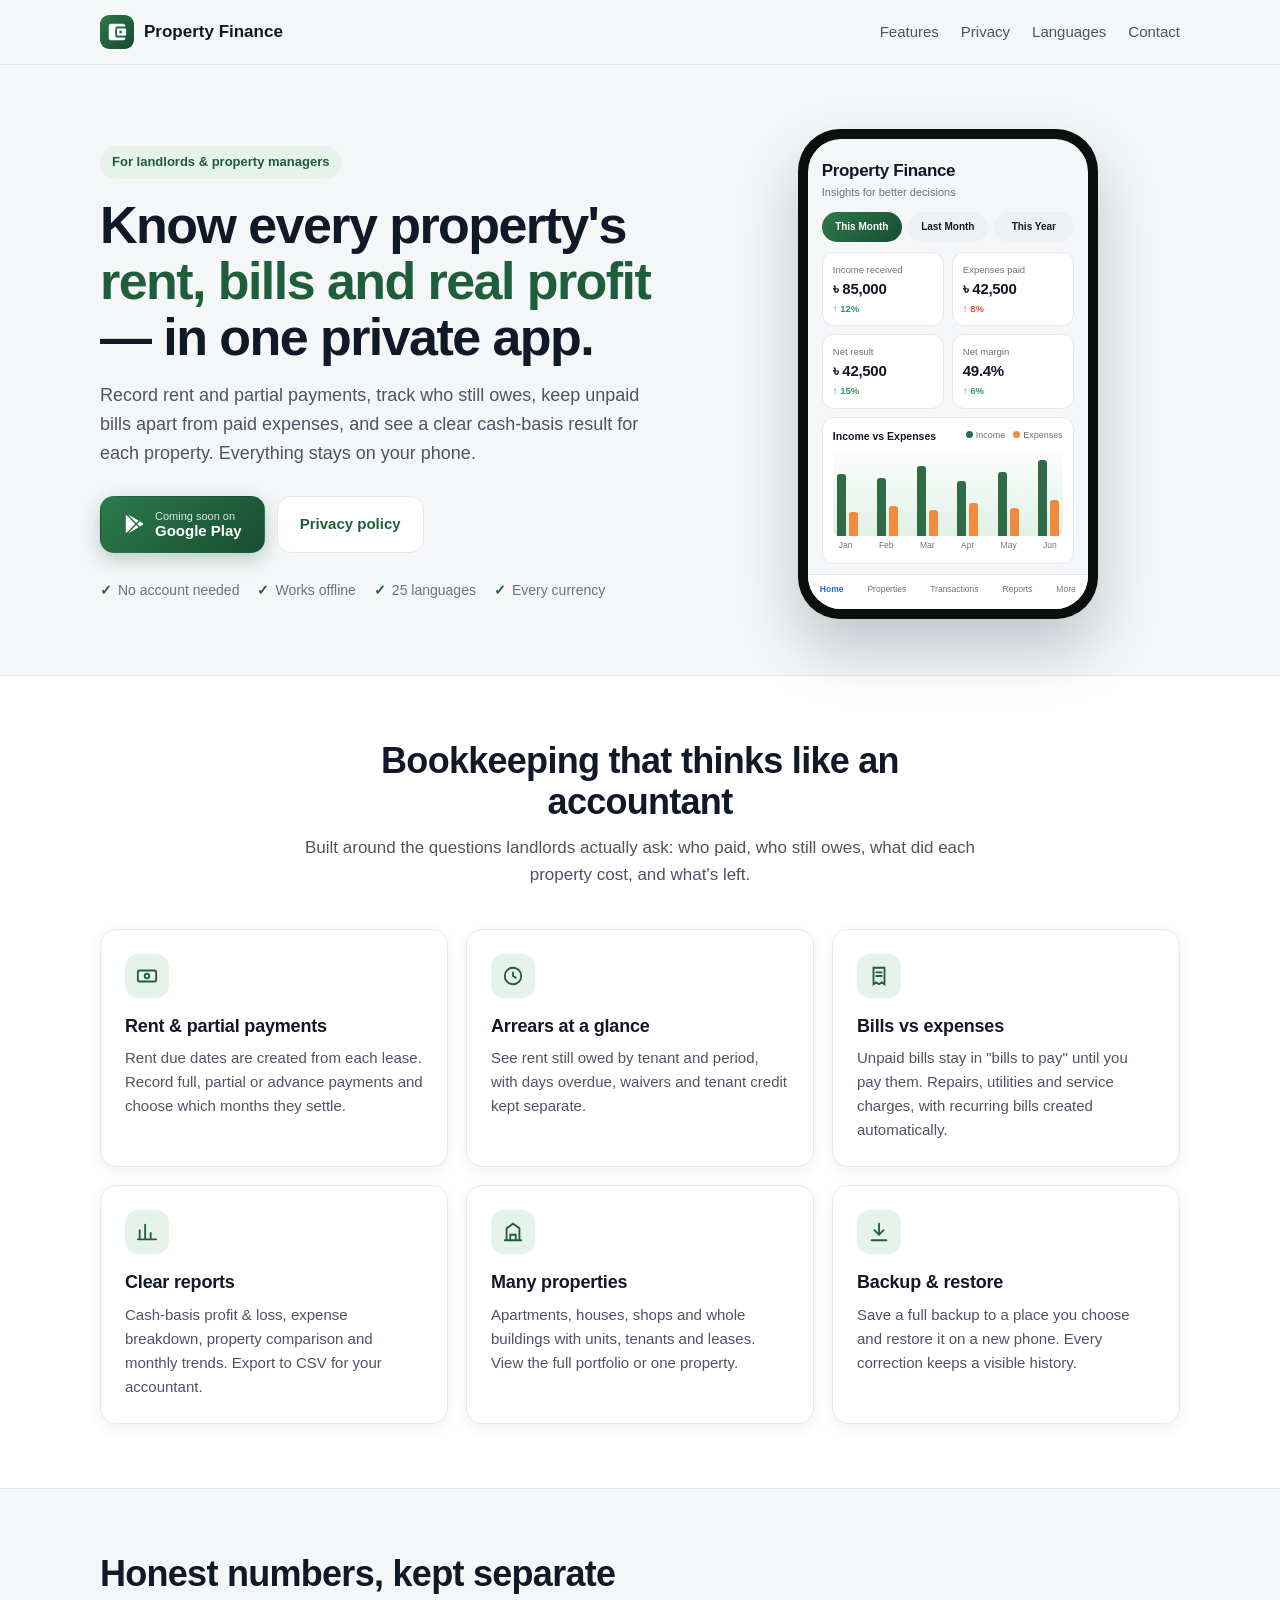
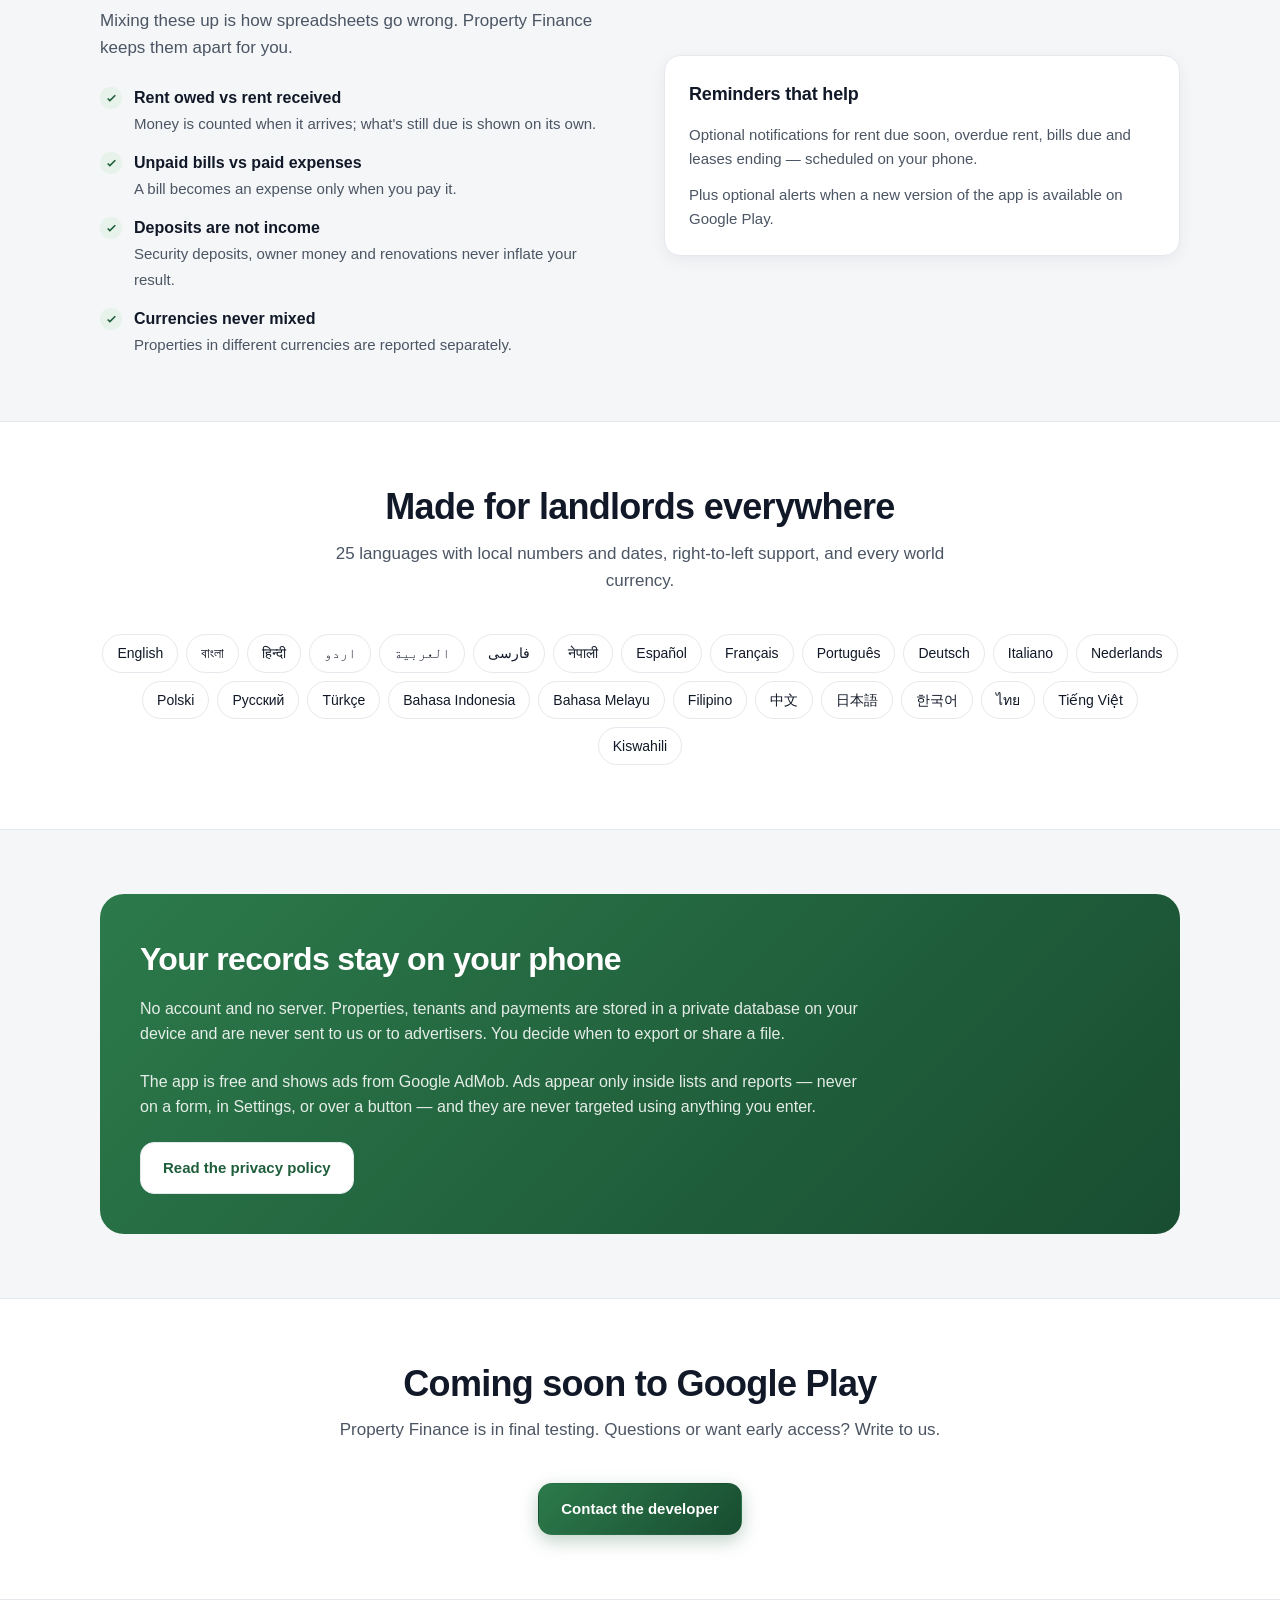
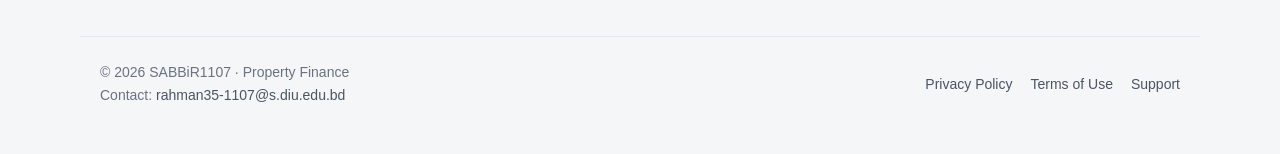
<file: index.html>
<!doctype html>
<html lang="en">
<head>
  <meta charset="utf-8">
  <meta name="viewport" content="width=device-width, initial-scale=1">
  <title>Property Finance — Rent, bills & profit for landlords</title>
  <meta name="description" content="Property Finance is a private, offline app for landlords: track rent, partial payments, bills, expenses and cash-basis profit for every property. 25 languages, every currency.">
  <meta name="theme-color" content="#1F5E3B">
  <link rel="icon" type="image/png" href="assets/favicon.png">
  <link rel="apple-touch-icon" href="assets/icon-192.png">
  <meta property="og:title" content="Property Finance — Rent, bills & profit for landlords">
  <meta property="og:description" content="Private, offline property accounting. Your records never leave your phone.">
  <meta property="og:image" content="assets/icon-512.png">
  <link rel="stylesheet" href="assets/styles.css">
</head>
<body>
  <header class="site-header">
    <div class="wrap nav">
      <a class="brand" href="./"><img src="assets/icon-192.png" alt="">Property Finance</a>
      <nav class="nav-links" aria-label="Main">
        <a href="#features">Features</a>
        <a href="#privacy">Privacy</a>
        <a href="#languages">Languages</a>
        <a href="#contact">Contact</a>
      </nav>
    </div>
  </header>

  <main>
    <section class="hero">
      <div class="wrap hero-grid">
        <div>
          <span class="eyebrow">For landlords &amp; property managers</span>
          <h1>Know every property's <span>rent, bills and real profit</span> — in one private app.</h1>
          <p class="lead">Record rent and partial payments, track who still owes, keep unpaid bills apart from paid expenses, and see a clear cash-basis result for each property. Everything stays on your phone.</p>
          <div class="cta-row">
            <a class="btn btn-primary" href="#download" aria-label="Get it on Google Play (coming soon)">
              <svg width="22" height="22" viewBox="0 0 24 24" fill="currentColor" aria-hidden="true"><path d="M3.6 2.3a1.4 1.4 0 0 0-.6 1.2v17a1.4 1.4 0 0 0 .6 1.2l9.7-9.7L3.6 2.3zm10.8 10.8 2.6 2.6-11.3 6.4 8.7-9zm0-2.2L5.7 1.9 17 8.3l-2.6 2.6zm3.9-1.8 3 1.7c.9.5.9 1.8 0 2.3l-3 1.7-2.8-2.8 2.8-2.9z"/></svg>
              <span class="stack"><small>Coming soon on</small>Google Play</span>
            </a>
            <a class="btn btn-ghost" href="privacy-policy.html">Privacy policy</a>
          </div>
          <div class="trust">
            <span>No account needed</span>
            <span>Works offline</span>
            <span>25 languages</span>
            <span>Every currency</span>
          </div>
        </div>

        <div aria-hidden="true">
          <div class="phone">
            <div class="screen">
              <div class="scr-title">Property Finance</div>
              <div class="scr-sub">Insights for better decisions</div>
              <div class="pills"><div class="pill on">This Month</div><div class="pill">Last Month</div><div class="pill">This Year</div></div>
              <div class="kpis">
                <div class="kpi"><div class="l">Income received</div><div class="v">৳ 85,000</div><div class="c">↑ 12%</div></div>
                <div class="kpi"><div class="l">Expenses paid</div><div class="v">৳ 42,500</div><div class="c down">↑ 8%</div></div>
                <div class="kpi"><div class="l">Net result</div><div class="v">৳ 42,500</div><div class="c">↑ 15%</div></div>
                <div class="kpi"><div class="l">Net margin</div><div class="v">49.4%</div><div class="c">↑ 6%</div></div>
              </div>
              <div class="chart">
                <div class="h">Income vs Expenses <span class="legend"><span><i style="background:#2f6b47"></i>Income</span><span><i style="background:#f08a3c"></i>Expenses</span></span></div>
                <div class="bars">
                  <div class="bar-pair"><div class="bar i" style="height:62px"></div><div class="bar e" style="height:24px"></div></div>
                  <div class="bar-pair"><div class="bar i" style="height:58px"></div><div class="bar e" style="height:30px"></div></div>
                  <div class="bar-pair"><div class="bar i" style="height:70px"></div><div class="bar e" style="height:26px"></div></div>
                  <div class="bar-pair"><div class="bar i" style="height:55px"></div><div class="bar e" style="height:33px"></div></div>
                  <div class="bar-pair"><div class="bar i" style="height:64px"></div><div class="bar e" style="height:28px"></div></div>
                  <div class="bar-pair"><div class="bar i" style="height:76px"></div><div class="bar e" style="height:36px"></div></div>
                </div>
                <div class="months"><span>Jan</span><span>Feb</span><span>Mar</span><span>Apr</span><span>May</span><span>Jun</span></div>
              </div>
              <div class="navbar"><b>Home</b><span>Properties</span><span>Transactions</span><span>Reports</span><span>More</span></div>
            </div>
          </div>
        </div>
      </div>
    </section>

    <section id="features" class="band">
      <div class="wrap">
        <div class="section-head">
          <h2>Bookkeeping that thinks like an accountant</h2>
          <p>Built around the questions landlords actually ask: who paid, who still owes, what did each property cost, and what's left.</p>
        </div>
        <div class="grid-3">
          <div class="card">
            <div class="ico"><svg viewBox="0 0 24 24" fill="none" stroke="currentColor" stroke-width="2" stroke-linecap="round"><rect x="2" y="6" width="20" height="12" rx="2"/><circle cx="12" cy="12" r="2.5"/></svg></div>
            <h3>Rent & partial payments</h3>
            <p>Rent due dates are created from each lease. Record full, partial or advance payments and choose which months they settle.</p>
          </div>
          <div class="card">
            <div class="ico"><svg viewBox="0 0 24 24" fill="none" stroke="currentColor" stroke-width="2" stroke-linecap="round"><path d="M12 8v4l3 2"/><circle cx="12" cy="12" r="9"/></svg></div>
            <h3>Arrears at a glance</h3>
            <p>See rent still owed by tenant and period, with days overdue, waivers and tenant credit kept separate.</p>
          </div>
          <div class="card">
            <div class="ico"><svg viewBox="0 0 24 24" fill="none" stroke="currentColor" stroke-width="2" stroke-linecap="round"><path d="M6 3h12v18l-3-2-3 2-3-2-3 2z"/><path d="M9 8h6M9 12h6"/></svg></div>
            <h3>Bills vs expenses</h3>
            <p>Unpaid bills stay in "bills to pay" until you pay them. Repairs, utilities and service charges, with recurring bills created automatically.</p>
          </div>
          <div class="card">
            <div class="ico"><svg viewBox="0 0 24 24" fill="none" stroke="currentColor" stroke-width="2" stroke-linecap="round"><path d="M4 20V10M10 20V4M16 20v-7M22 20H2"/></svg></div>
            <h3>Clear reports</h3>
            <p>Cash-basis profit &amp; loss, expense breakdown, property comparison and monthly trends. Export to CSV for your accountant.</p>
          </div>
          <div class="card">
            <div class="ico"><svg viewBox="0 0 24 24" fill="none" stroke="currentColor" stroke-width="2" stroke-linecap="round"><path d="M3 21h18M5 21V8l7-5 7 5v13"/><path d="M9 21v-6h6v6"/></svg></div>
            <h3>Many properties</h3>
            <p>Apartments, houses, shops and whole buildings with units, tenants and leases. View the full portfolio or one property.</p>
          </div>
          <div class="card">
            <div class="ico"><svg viewBox="0 0 24 24" fill="none" stroke="currentColor" stroke-width="2" stroke-linecap="round"><path d="M12 3v12M7 10l5 5 5-5"/><path d="M4 21h16"/></svg></div>
            <h3>Backup &amp; restore</h3>
            <p>Save a full backup to a place you choose and restore it on a new phone. Every correction keeps a visible history.</p>
          </div>
        </div>
      </div>
    </section>

    <section>
      <div class="wrap split">
        <div>
          <div class="section-head" style="text-align:left;margin:0 0 24px">
            <h2>Honest numbers, kept separate</h2>
            <p>Mixing these up is how spreadsheets go wrong. Property Finance keeps them apart for you.</p>
          </div>
          <ul class="checklist">
            <li><div><b>Rent owed vs rent received</b><span>Money is counted when it arrives; what's still due is shown on its own.</span></div></li>
            <li><div><b>Unpaid bills vs paid expenses</b><span>A bill becomes an expense only when you pay it.</span></div></li>
            <li><div><b>Deposits are not income</b><span>Security deposits, owner money and renovations never inflate your result.</span></div></li>
            <li><div><b>Currencies never mixed</b><span>Properties in different currencies are reported separately.</span></div></li>
          </ul>
        </div>
        <div class="card">
          <h3 style="margin-bottom:14px">Reminders that help</h3>
          <p style="margin-bottom:12px">Optional notifications for rent due soon, overdue rent, bills due and leases ending — scheduled on your phone.</p>
          <p>Plus optional alerts when a new version of the app is available on Google Play.</p>
        </div>
      </div>
    </section>

    <section id="languages" class="band">
      <div class="wrap">
        <div class="section-head">
          <h2>Made for landlords everywhere</h2>
          <p>25 languages with local numbers and dates, right-to-left support, and every world currency.</p>
        </div>
        <div class="langs" lang="mul">
          <span>English</span><span lang="bn">বাংলা</span><span lang="hi">हिन्दी</span><span lang="ur">اردو</span><span lang="ar">العربية</span>
          <span lang="fa">فارسی</span><span lang="ne">नेपाली</span><span lang="es">Español</span><span lang="fr">Français</span><span lang="pt">Português</span>
          <span lang="de">Deutsch</span><span lang="it">Italiano</span><span lang="nl">Nederlands</span><span lang="pl">Polski</span><span lang="ru">Русский</span>
          <span lang="tr">Türkçe</span><span lang="id">Bahasa Indonesia</span><span lang="ms">Bahasa Melayu</span><span lang="fil">Filipino</span><span lang="zh">中文</span>
          <span lang="ja">日本語</span><span lang="ko">한국어</span><span lang="th">ไทย</span><span lang="vi">Tiếng Việt</span><span lang="sw">Kiswahili</span>
        </div>
      </div>
    </section>

    <section id="privacy">
      <div class="wrap">
        <div class="privacy-card">
          <h2>Your records stay on your phone</h2>
          <p>No account and no server. Properties, tenants and payments are stored in a private database on your device and are never sent to us or to advertisers. You decide when to export or share a file.</p>
          <p>The app is free and shows ads from Google AdMob. Ads appear only inside lists and reports — never on a form, in Settings, or over a button — and they are never targeted using anything you enter.</p>
          <a class="btn btn-ghost" href="privacy-policy.html">Read the privacy policy</a>
        </div>
      </div>
    </section>

    <section id="download" class="band">
      <div class="wrap" style="text-align:center">
        <div class="section-head">
          <h2>Coming soon to Google Play</h2>
          <p>Property Finance is in final testing. Questions or want early access? Write to us.</p>
        </div>
        <a class="btn btn-primary" href="mailto:rahman35-1107@s.diu.edu.bd?subject=Property%20Finance">Contact the developer</a>
      </div>
    </section>
  </main>

  <footer id="contact">
    <div class="wrap foot">
      <div>© 2026 SABBiR1107 · Property Finance<br>Contact: <a href="mailto:rahman35-1107@s.diu.edu.bd">rahman35-1107@s.diu.edu.bd</a></div>
      <nav aria-label="Legal">
        <a href="privacy-policy.html">Privacy Policy</a>
        <a href="terms.html">Terms of Use</a>
        <a href="mailto:rahman35-1107@s.diu.edu.bd">Support</a>
      </nav>
    </div>
  </footer>
</body>
</html>
</file>
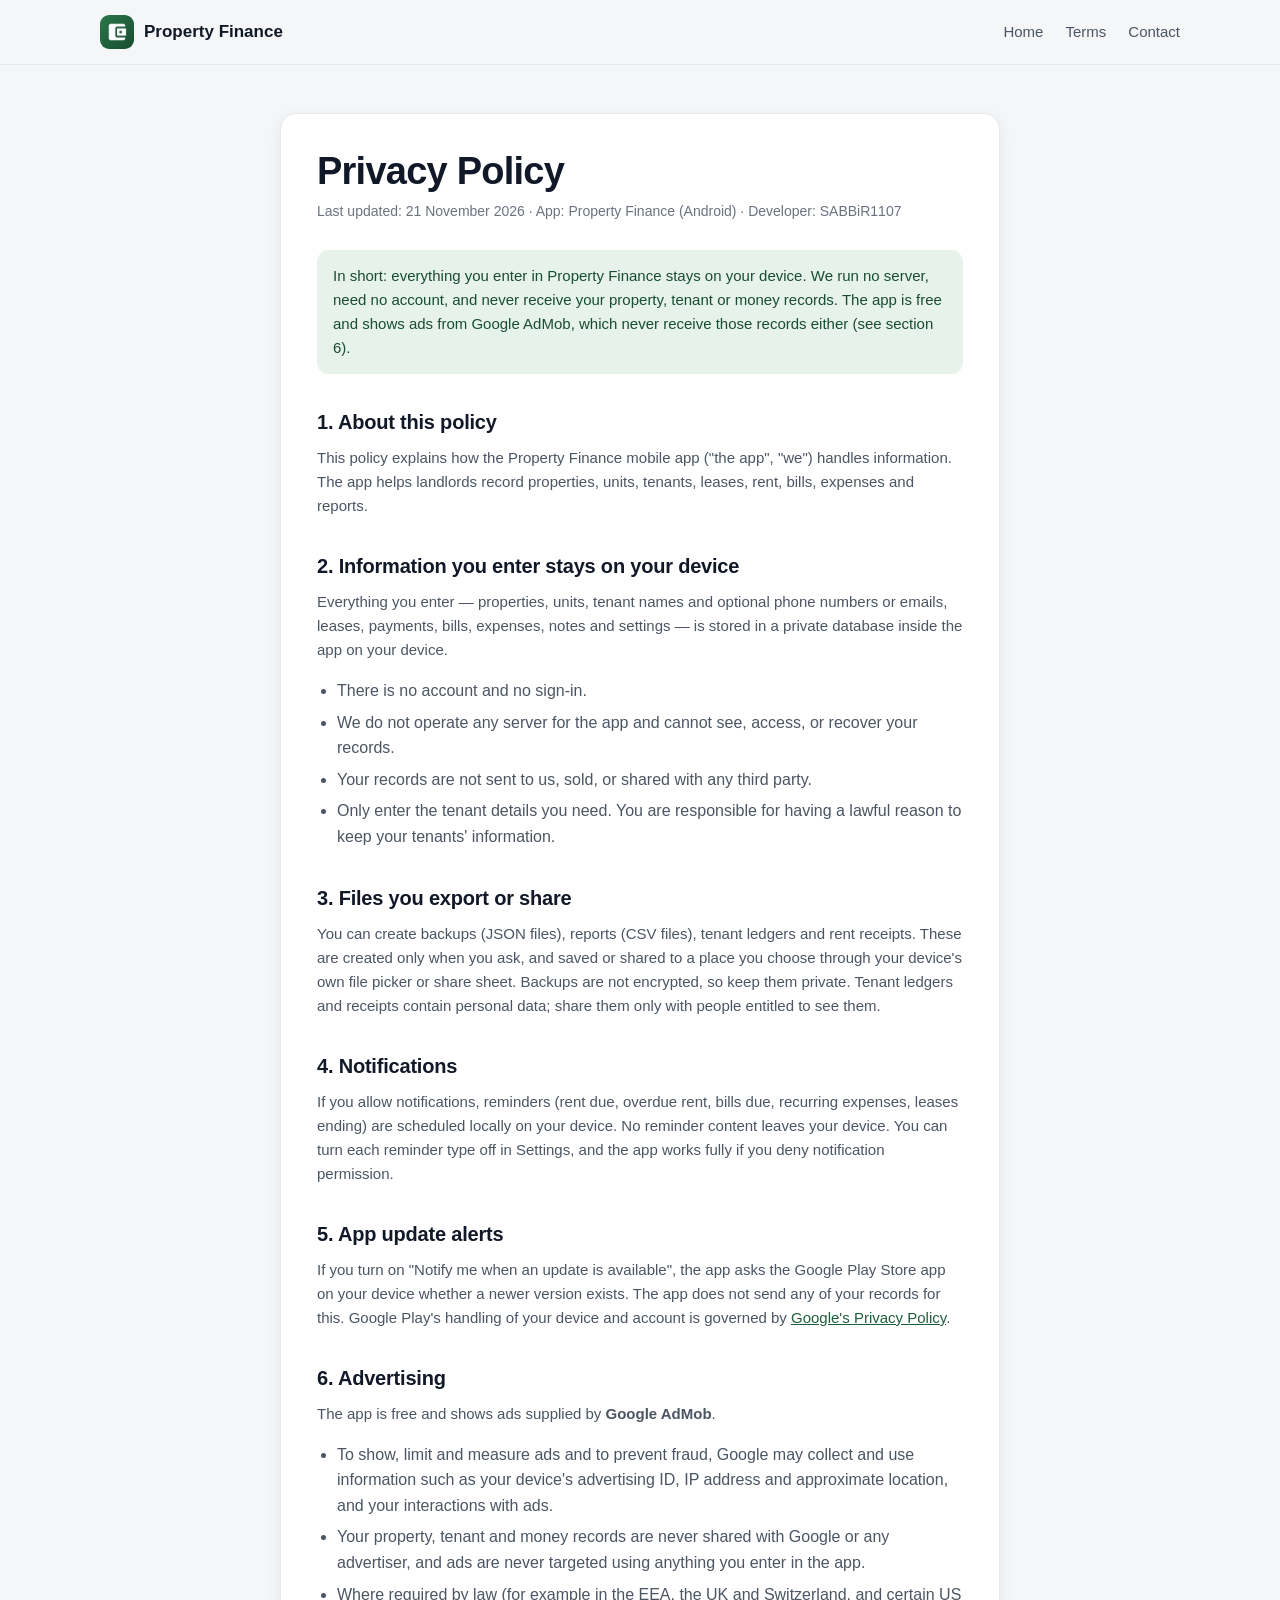
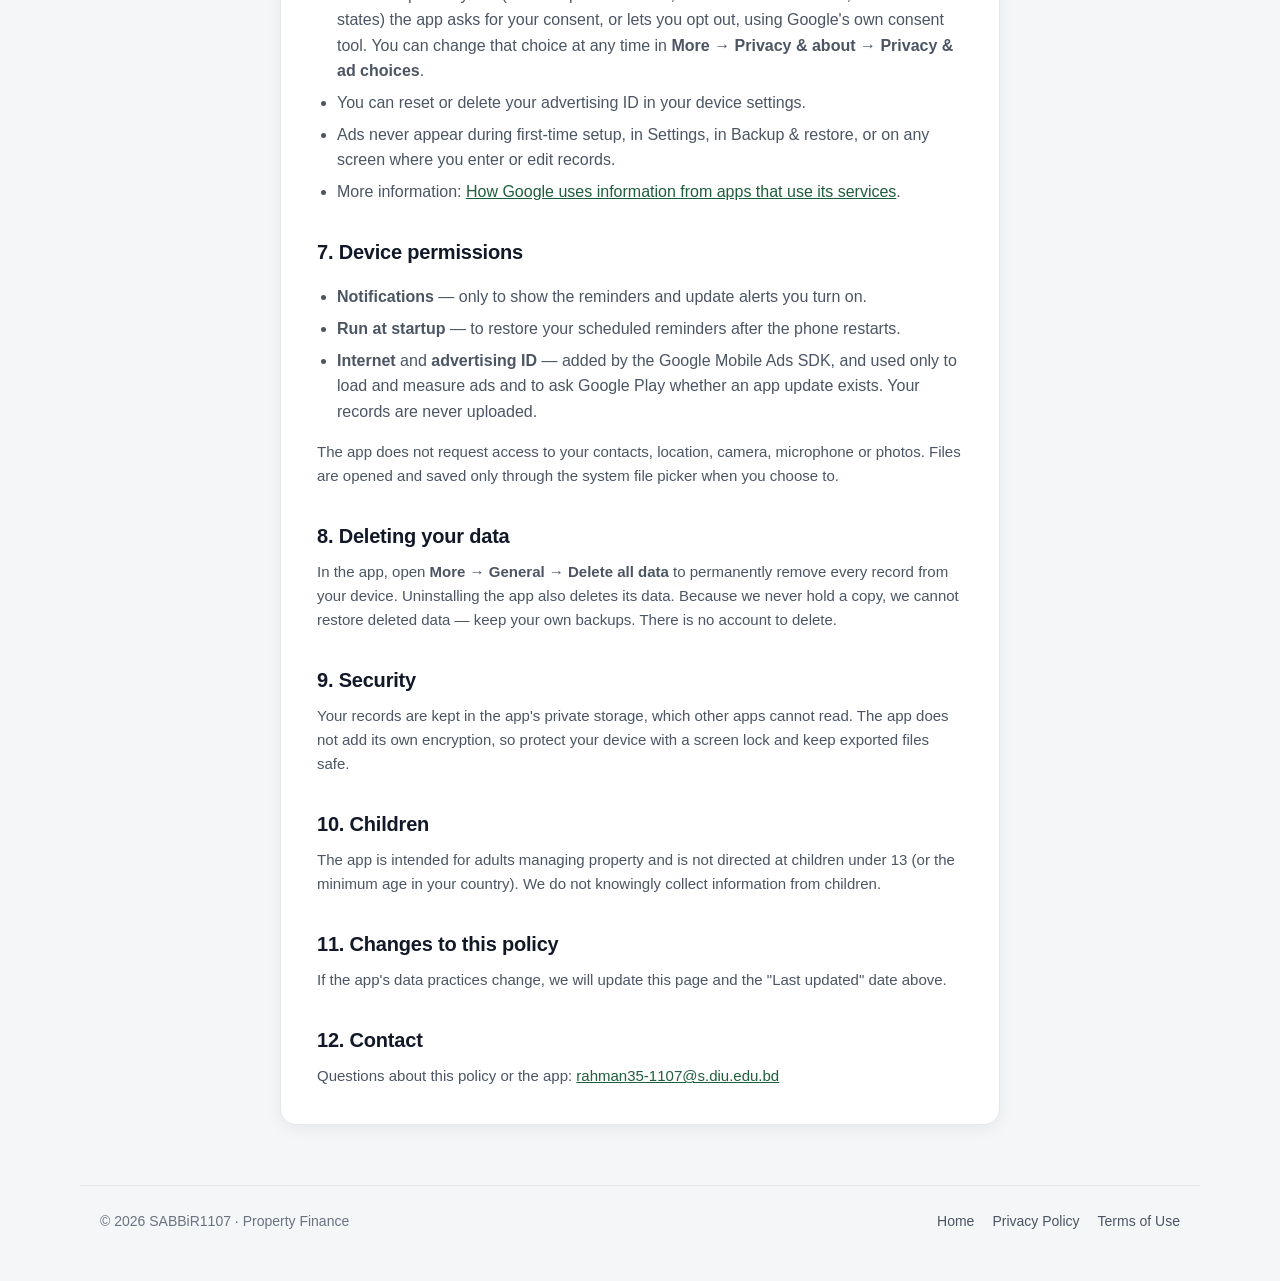
<file: privacy-policy.html>
<!doctype html>
<html lang="en">
<head>
  <meta charset="utf-8">
  <meta name="viewport" content="width=device-width, initial-scale=1">
  <title>Privacy Policy — Property Finance</title>
  <meta name="description" content="How the Property Finance app handles your information. Your property, tenant and money records stay on your device.">
  <meta name="theme-color" content="#1F5E3B">
  <link rel="icon" type="image/png" href="assets/favicon.png">
  <link rel="stylesheet" href="assets/styles.css">
</head>
<body>
  <header class="site-header">
    <div class="wrap nav">
      <a class="brand" href="./"><img src="assets/icon-192.png" alt="">Property Finance</a>
      <nav class="nav-links" aria-label="Main">
        <a href="./">Home</a>
        <a href="terms.html">Terms</a>
        <a href="mailto:rahman35-1107@s.diu.edu.bd">Contact</a>
      </nav>
    </div>
  </header>

  <main class="doc">
    <article class="card">
      <h1>Privacy Policy</h1>
      <div class="meta">Last updated: 21 November 2026 · App: Property Finance (Android) · Developer: SABBiR1107</div>

      <div class="note">In short: everything you enter in Property Finance stays on your device. We run no server, need no account, and never receive your property, tenant or money records. The app is free and shows ads from Google AdMob, which never receive those records either (see section 6).</div>

      <h2 id="scope">1. About this policy</h2>
      <p>This policy explains how the Property Finance mobile app ("the app", "we") handles information. The app helps landlords record properties, units, tenants, leases, rent, bills, expenses and reports.</p>

      <h2 id="on-device">2. Information you enter stays on your device</h2>
      <p>Everything you enter — properties, units, tenant names and optional phone numbers or emails, leases, payments, bills, expenses, notes and settings — is stored in a private database inside the app on your device.</p>
      <ul>
        <li>There is no account and no sign-in.</li>
        <li>We do not operate any server for the app and cannot see, access, or recover your records.</li>
        <li>Your records are not sent to us, sold, or shared with any third party.</li>
        <li>Only enter the tenant details you need. You are responsible for having a lawful reason to keep your tenants' information.</li>
      </ul>

      <h2 id="files">3. Files you export or share</h2>
      <p>You can create backups (JSON files), reports (CSV files), tenant ledgers and rent receipts. These are created only when you ask, and saved or shared to a place you choose through your device's own file picker or share sheet. Backups are not encrypted, so keep them private. Tenant ledgers and receipts contain personal data; share them only with people entitled to see them.</p>

      <h2 id="notifications">4. Notifications</h2>
      <p>If you allow notifications, reminders (rent due, overdue rent, bills due, recurring expenses, leases ending) are scheduled locally on your device. No reminder content leaves your device. You can turn each reminder type off in Settings, and the app works fully if you deny notification permission.</p>

      <h2 id="updates">5. App update alerts</h2>
      <p>If you turn on "Notify me when an update is available", the app asks the Google Play Store app on your device whether a newer version exists. The app does not send any of your records for this. Google Play's handling of your device and account is governed by <a href="https://policies.google.com/privacy" rel="noopener">Google's Privacy Policy</a>.</p>

      <h2 id="ads">6. Advertising</h2>
      <p>The app is free and shows ads supplied by <b>Google AdMob</b>.</p>
      <ul>
        <li>To show, limit and measure ads and to prevent fraud, Google may collect and use information such as your device's advertising ID, IP address and approximate location, and your interactions with ads.</li>
        <li>Your property, tenant and money records are never shared with Google or any advertiser, and ads are never targeted using anything you enter in the app.</li>
        <li>Where required by law (for example in the EEA, the UK and Switzerland, and certain US states) the app asks for your consent, or lets you opt out, using Google's own consent tool. You can change that choice at any time in <b>More → Privacy &amp; about → Privacy &amp; ad choices</b>.</li>
        <li>You can reset or delete your advertising ID in your device settings.</li>
        <li>Ads never appear during first-time setup, in Settings, in Backup &amp; restore, or on any screen where you enter or edit records.</li>
        <li>More information: <a href="https://policies.google.com/technologies/partner-sites" rel="noopener">How Google uses information from apps that use its services</a>.</li>
      </ul>

      <h2 id="permissions">7. Device permissions</h2>
      <ul>
        <li><b>Notifications</b> — only to show the reminders and update alerts you turn on.</li>
        <li><b>Run at startup</b> — to restore your scheduled reminders after the phone restarts.</li>
        <li><b>Internet</b> and <b>advertising ID</b> — added by the Google Mobile Ads SDK, and used only to load and measure ads and to ask Google Play whether an app update exists. Your records are never uploaded.</li>
      </ul>
      <p>The app does not request access to your contacts, location, camera, microphone or photos. Files are opened and saved only through the system file picker when you choose to.</p>

      <h2 id="deletion">8. Deleting your data</h2>
      <p>In the app, open <b>More → General → Delete all data</b> to permanently remove every record from your device. Uninstalling the app also deletes its data. Because we never hold a copy, we cannot restore deleted data — keep your own backups. There is no account to delete.</p>

      <h2 id="security">9. Security</h2>
      <p>Your records are kept in the app's private storage, which other apps cannot read. The app does not add its own encryption, so protect your device with a screen lock and keep exported files safe.</p>

      <h2 id="children">10. Children</h2>
      <p>The app is intended for adults managing property and is not directed at children under 13 (or the minimum age in your country). We do not knowingly collect information from children.</p>

      <h2 id="changes">11. Changes to this policy</h2>
      <p>If the app's data practices change, we will update this page and the "Last updated" date above.</p>

      <h2 id="contact">12. Contact</h2>
      <p>Questions about this policy or the app: <a href="mailto:rahman35-1107@s.diu.edu.bd">rahman35-1107@s.diu.edu.bd</a></p>
    </article>
  </main>

  <footer>
    <div class="wrap foot">
      <div>© 2026 SABBiR1107 · Property Finance</div>
      <nav aria-label="Legal">
        <a href="./">Home</a>
        <a href="privacy-policy.html">Privacy Policy</a>
        <a href="terms.html">Terms of Use</a>
      </nav>
    </div>
  </footer>
</body>
</html>
</file>
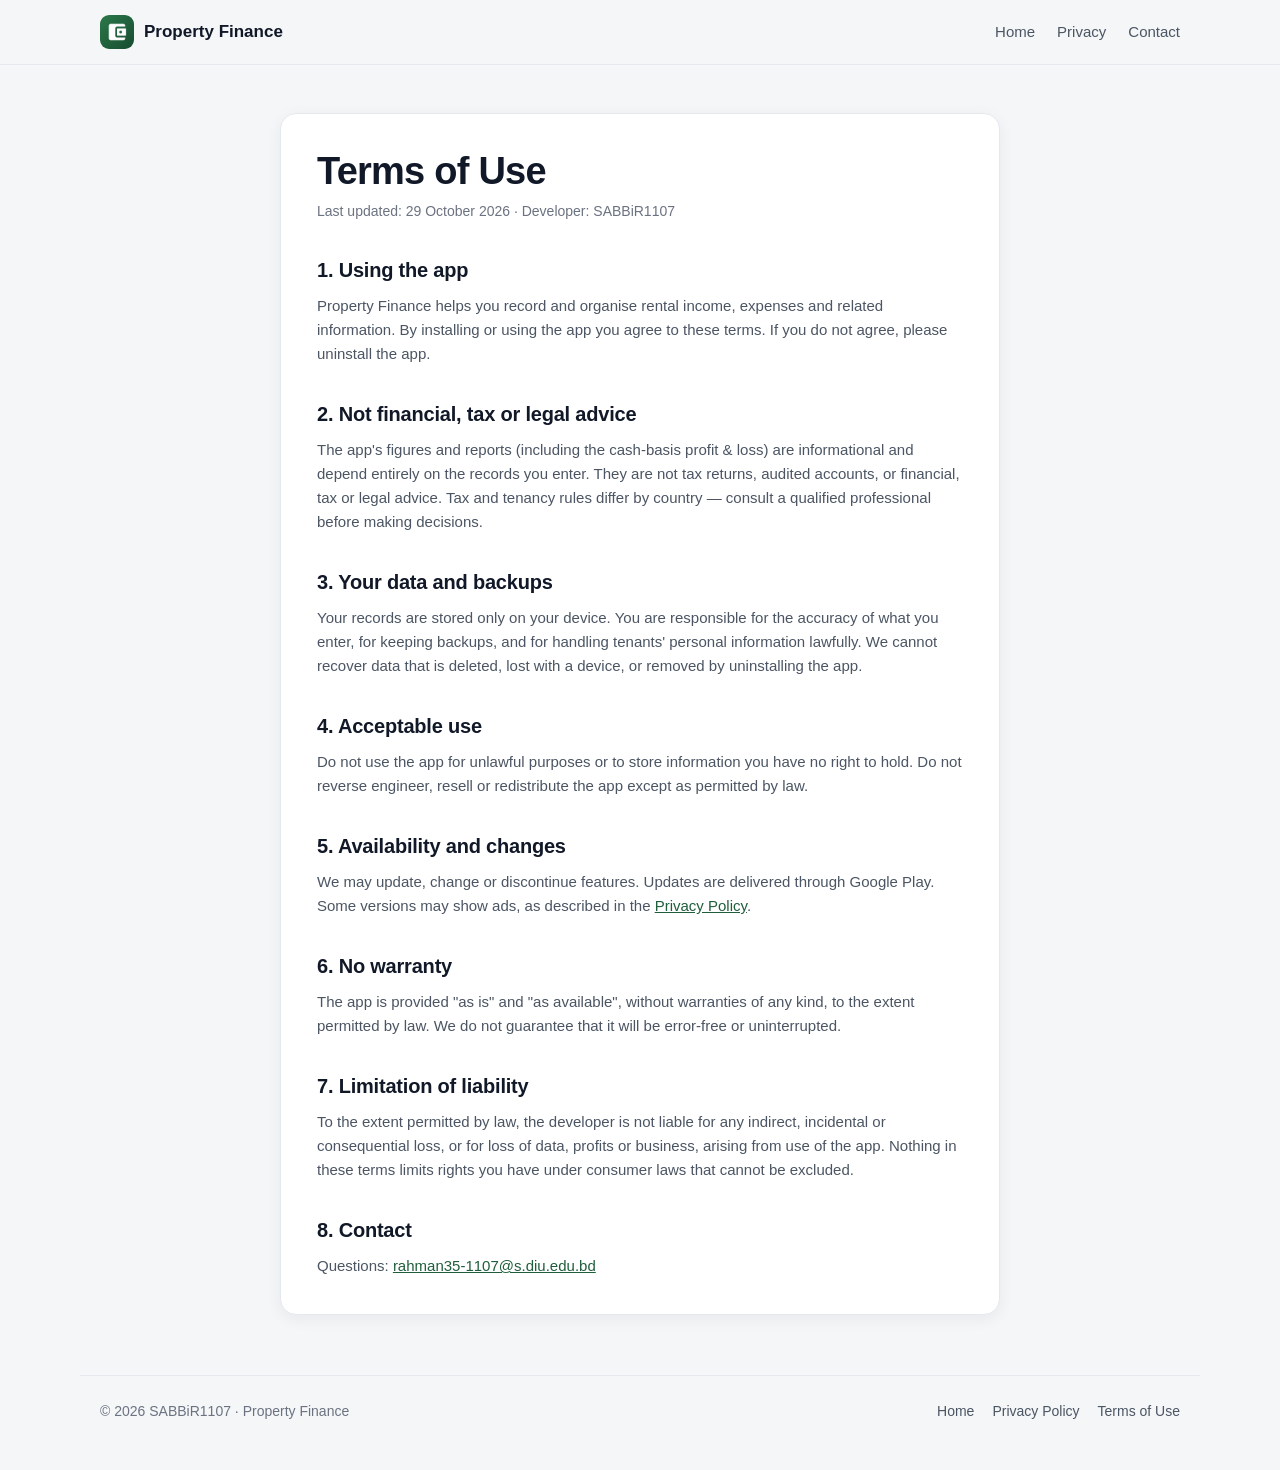
<file: terms.html>
<!doctype html>
<html lang="en">
<head>
  <meta charset="utf-8">
  <meta name="viewport" content="width=device-width, initial-scale=1">
  <title>Terms of Use — Property Finance</title>
  <meta name="description" content="Terms of use for the Property Finance app.">
  <meta name="theme-color" content="#1F5E3B">
  <link rel="icon" type="image/png" href="assets/favicon.png">
  <link rel="stylesheet" href="assets/styles.css">
</head>
<body>
  <header class="site-header">
    <div class="wrap nav">
      <a class="brand" href="./"><img src="assets/icon-192.png" alt="">Property Finance</a>
      <nav class="nav-links" aria-label="Main">
        <a href="./">Home</a>
        <a href="privacy-policy.html">Privacy</a>
        <a href="mailto:rahman35-1107@s.diu.edu.bd">Contact</a>
      </nav>
    </div>
  </header>

  <main class="doc">
    <article class="card">
      <h1>Terms of Use</h1>
      <div class="meta">Last updated: 29 October 2026 · Developer: SABBiR1107</div>

      <h2>1. Using the app</h2>
      <p>Property Finance helps you record and organise rental income, expenses and related information. By installing or using the app you agree to these terms. If you do not agree, please uninstall the app.</p>

      <h2>2. Not financial, tax or legal advice</h2>
      <p>The app's figures and reports (including the cash-basis profit &amp; loss) are informational and depend entirely on the records you enter. They are not tax returns, audited accounts, or financial, tax or legal advice. Tax and tenancy rules differ by country — consult a qualified professional before making decisions.</p>

      <h2>3. Your data and backups</h2>
      <p>Your records are stored only on your device. You are responsible for the accuracy of what you enter, for keeping backups, and for handling tenants' personal information lawfully. We cannot recover data that is deleted, lost with a device, or removed by uninstalling the app.</p>

      <h2>4. Acceptable use</h2>
      <p>Do not use the app for unlawful purposes or to store information you have no right to hold. Do not reverse engineer, resell or redistribute the app except as permitted by law.</p>

      <h2>5. Availability and changes</h2>
      <p>We may update, change or discontinue features. Updates are delivered through Google Play. Some versions may show ads, as described in the <a href="privacy-policy.html">Privacy Policy</a>.</p>

      <h2>6. No warranty</h2>
      <p>The app is provided "as is" and "as available", without warranties of any kind, to the extent permitted by law. We do not guarantee that it will be error-free or uninterrupted.</p>

      <h2>7. Limitation of liability</h2>
      <p>To the extent permitted by law, the developer is not liable for any indirect, incidental or consequential loss, or for loss of data, profits or business, arising from use of the app. Nothing in these terms limits rights you have under consumer laws that cannot be excluded.</p>

      <h2>8. Contact</h2>
      <p>Questions: <a href="mailto:rahman35-1107@s.diu.edu.bd">rahman35-1107@s.diu.edu.bd</a></p>
    </article>
  </main>

  <footer>
    <div class="wrap foot">
      <div>© 2026 SABBiR1107 · Property Finance</div>
      <nav aria-label="Legal">
        <a href="./">Home</a>
        <a href="privacy-policy.html">Privacy Policy</a>
        <a href="terms.html">Terms of Use</a>
      </nav>
    </div>
  </footer>
</body>
</html>
</file>
<file: assets/styles.css>
:root {
  --canvas: #f4f6f8;
  --surface: #ffffff;
  --muted: #eef1f4;
  --border: #e5e9ed;
  --primary: #1f5e3b;
  --primary-2: #2c7a4b;
  --primary-dark: #184d31;
  --primary-soft: #e6f2ea;
  --income: #2f6b47;
  --expense: #f08a3c;
  --negative: #e5533d;
  --text: #111827;
  --text-2: #4b5563;
  --text-3: #6b7280;
  --radius: 16px;
  --shadow: 0 4px 16px rgba(15, 23, 42, 0.06);
  --gradient: linear-gradient(135deg, #2c7a4b 0%, #184d31 100%);
  color-scheme: light;
}

* { box-sizing: border-box; }

html { scroll-behavior: smooth; }

body {
  margin: 0;
  background: var(--canvas);
  color: var(--text);
  font-family: Inter, -apple-system, BlinkMacSystemFont, "Segoe UI", Roboto, "Noto Sans", "Helvetica Neue", Arial, sans-serif;
  font-size: 16px;
  line-height: 1.6;
  -webkit-font-smoothing: antialiased;
}

a { color: var(--primary); }
a:hover { color: var(--primary-dark); }

.wrap { max-width: 1120px; margin: 0 auto; padding: 0 20px; }

/* Header */
.site-header {
  position: sticky; top: 0; z-index: 10;
  background: rgba(244, 246, 248, 0.88);
  backdrop-filter: saturate(180%) blur(12px);
  border-bottom: 1px solid var(--border);
}
.nav { display: flex; align-items: center; gap: 16px; height: 64px; }
.brand { display: flex; align-items: center; gap: 10px; text-decoration: none; color: var(--text); font-weight: 700; font-size: 17px; }
.brand img { width: 34px; height: 34px; border-radius: 9px; }
.nav-links { margin-left: auto; display: flex; gap: 22px; }
.nav-links a { text-decoration: none; color: var(--text-2); font-size: 15px; font-weight: 500; }
.nav-links a:hover { color: var(--primary); }

/* Buttons */
.btn {
  display: inline-flex; align-items: center; gap: 10px;
  padding: 13px 22px; border-radius: 14px;
  font-weight: 600; font-size: 15px; text-decoration: none;
  border: 1px solid transparent; cursor: pointer;
}
.btn-primary { background: var(--gradient); color: #fff; box-shadow: 0 6px 18px rgba(31, 94, 59, 0.28); }
.btn-primary:hover { color: #fff; filter: brightness(1.06); }
.btn-ghost { background: var(--surface); color: var(--primary); border-color: var(--border); }
.btn small { display: block; font-size: 11px; font-weight: 500; opacity: 0.85; line-height: 1.1; }
.btn .stack { display: flex; flex-direction: column; align-items: flex-start; line-height: 1.15; }

/* Hero */
.hero { padding: 64px 0 56px; }
.hero-grid { display: grid; grid-template-columns: 1.1fr 0.9fr; gap: 48px; align-items: center; }
.eyebrow {
  display: inline-flex; align-items: center; gap: 8px;
  padding: 6px 12px; border-radius: 999px;
  background: var(--primary-soft); color: var(--primary);
  font-size: 13px; font-weight: 600;
}
.hero h1 { font-size: clamp(34px, 5vw, 52px); line-height: 1.08; letter-spacing: -0.03em; margin: 18px 0 16px; }
.hero h1 span { color: var(--primary); }
.hero p.lead { font-size: 18px; color: var(--text-2); margin: 0 0 28px; max-width: 34em; }
.cta-row { display: flex; flex-wrap: wrap; gap: 12px; }
.trust { display: flex; flex-wrap: wrap; gap: 18px; margin-top: 26px; color: var(--text-3); font-size: 14px; }
.trust span::before { content: "✓"; color: var(--primary); font-weight: 700; margin-right: 6px; }

/* Phone mockup (built in HTML/CSS, mirrors the app dashboard) */
.phone {
  width: 300px; margin: 0 auto;
  background: #0b0f0d; border-radius: 42px; padding: 10px;
  box-shadow: 0 30px 60px rgba(17, 24, 39, 0.22);
}
.screen { background: var(--canvas); border-radius: 33px; overflow: hidden; padding: 18px 14px 0; }
.scr-title { font-weight: 800; font-size: 17px; letter-spacing: -0.02em; }
.scr-sub { color: var(--text-3); font-size: 11px; margin-bottom: 10px; }
.pills { display: flex; gap: 6px; margin-bottom: 10px; }
.pill { flex: 1; text-align: center; font-size: 10px; font-weight: 600; padding: 7px 0; border-radius: 999px; background: var(--muted); }
.pill.on { background: var(--gradient); color: #fff; }
.kpis { display: grid; grid-template-columns: 1fr 1fr; gap: 8px; }
.kpi { background: var(--surface); border: 1px solid var(--border); border-radius: 12px; padding: 9px 10px; }
.kpi .l { font-size: 9.5px; color: var(--text-3); }
.kpi .v { font-size: 15px; font-weight: 800; letter-spacing: -0.02em; }
.kpi .c { font-size: 9.5px; font-weight: 700; color: #2e9e5b; }
.kpi .c.down { color: var(--negative); }
.chart { background: var(--surface); border: 1px solid var(--border); border-radius: 12px; padding: 10px; margin-top: 8px; }
.chart .h { display: flex; justify-content: space-between; font-size: 10.5px; font-weight: 700; }
.legend { display: flex; gap: 8px; font-weight: 500; color: var(--text-3); font-size: 9px; }
.legend i { display: inline-block; width: 7px; height: 7px; border-radius: 50%; margin-right: 3px; }
.bars { display: flex; align-items: flex-end; justify-content: space-between; height: 84px; margin-top: 8px; padding: 0 4px;
  background: linear-gradient(to top, rgba(221, 239, 227, 0.9), rgba(221, 239, 227, 0.1)); border-radius: 6px; }
.bar-pair { display: flex; align-items: flex-end; gap: 3px; }
.bar { width: 9px; border-radius: 3px 3px 0 0; }
.bar.i { background: var(--income); }
.bar.e { background: var(--expense); }
.months { display: flex; justify-content: space-between; font-size: 8.5px; color: var(--text-3); padding: 3px 6px 0; }
.navbar { display: flex; justify-content: space-around; background: var(--surface); border-top: 1px solid var(--border); margin: 10px -14px 0; padding: 8px 0 12px; font-size: 8.5px; color: var(--text-3); }
.navbar b { color: #2563eb; }

/* Sections */
section { padding: 64px 0; }
.section-head { text-align: center; max-width: 680px; margin: 0 auto 40px; }
.section-head h2 { font-size: clamp(26px, 3.4vw, 36px); letter-spacing: -0.02em; line-height: 1.15; margin: 0 0 12px; }
.section-head p { color: var(--text-2); margin: 0; font-size: 17px; }

.grid-3 { display: grid; grid-template-columns: repeat(3, 1fr); gap: 18px; }
.card {
  background: var(--surface); border: 1px solid var(--border); border-radius: var(--radius);
  padding: 24px; box-shadow: var(--shadow);
}
.card .ico {
  width: 44px; height: 44px; border-radius: 13px; display: grid; place-items: center;
  background: var(--primary-soft); color: var(--primary); margin-bottom: 14px;
}
.card .ico svg { width: 22px; height: 22px; }
.card h3 { margin: 0 0 6px; font-size: 18px; letter-spacing: -0.01em; }
.card p { margin: 0; color: var(--text-2); font-size: 15px; }

.band { background: var(--surface); border-top: 1px solid var(--border); border-bottom: 1px solid var(--border); }
.split { display: grid; grid-template-columns: 1fr 1fr; gap: 48px; align-items: center; }
.checklist { list-style: none; padding: 0; margin: 0; display: grid; gap: 14px; }
.checklist li { display: flex; gap: 12px; }
.checklist li::before {
  content: ""; flex: 0 0 22px; height: 22px; border-radius: 50%; margin-top: 2px;
  background: var(--primary-soft) url("data:image/svg+xml,%3Csvg xmlns='http://www.w3.org/2000/svg' viewBox='0 0 24 24' fill='none' stroke='%231f5e3b' stroke-width='3'%3E%3Cpath d='M5 12l4 4 10-10'/%3E%3C/svg%3E") center/13px no-repeat;
}
.checklist b { display: block; }
.checklist span { color: var(--text-2); font-size: 15px; }

.langs { display: flex; flex-wrap: wrap; gap: 8px; justify-content: center; }
.langs span { background: var(--surface); border: 1px solid var(--border); border-radius: 999px; padding: 7px 14px; font-size: 14px; }

.privacy-card { background: var(--gradient); color: #fff; border-radius: 24px; padding: 40px; }
.privacy-card h2 { margin: 0 0 10px; font-size: clamp(24px, 3vw, 32px); letter-spacing: -0.02em; }
.privacy-card p { color: rgba(255, 255, 255, 0.88); margin: 0 0 22px; max-width: 46em; }
.privacy-card .btn-ghost { background: #fff; }

/* Footer */
footer { padding: 36px 0 48px; color: var(--text-3); font-size: 14px; }
.foot { display: flex; flex-wrap: wrap; gap: 16px 28px; align-items: center; justify-content: space-between; border-top: 1px solid var(--border); padding-top: 24px; }
.foot nav { display: flex; flex-wrap: wrap; gap: 18px; }
.foot a { color: var(--text-2); text-decoration: none; }
.foot a:hover { color: var(--primary); }

/* Legal pages */
.doc { max-width: 760px; margin: 0 auto; padding: 48px 20px 24px; }
.doc .card { padding: 36px; }
.doc h1 { font-size: clamp(28px, 4vw, 38px); letter-spacing: -0.02em; margin: 0 0 6px; line-height: 1.15; }
.doc .meta { color: var(--text-3); font-size: 14px; margin-bottom: 28px; }
.doc h2 { font-size: 20px; margin: 32px 0 8px; letter-spacing: -0.01em; }
.doc p, .doc li { color: var(--text-2); }
.doc ul { padding-left: 20px; }
.doc li { margin: 6px 0; }
.note { background: var(--primary-soft); border-radius: 12px; padding: 14px 16px; color: var(--primary-dark); font-size: 15px; }
.toc { display: flex; flex-wrap: wrap; gap: 8px; margin: 0 0 8px; }
.toc a { background: var(--muted); border-radius: 999px; padding: 5px 12px; font-size: 13px; text-decoration: none; color: var(--text-2); }

@media (max-width: 900px) {
  .hero-grid, .split { grid-template-columns: 1fr; }
  .hero { padding-top: 40px; }
  .grid-3 { grid-template-columns: 1fr 1fr; }
}
@media (max-width: 620px) {
  .grid-3 { grid-template-columns: 1fr; }
  .nav-links { display: none; }
  section { padding: 48px 0; }
  .privacy-card { padding: 28px 22px; }
  .doc .card { padding: 22px 18px; }
  .phone { width: 270px; }
}
</file>
